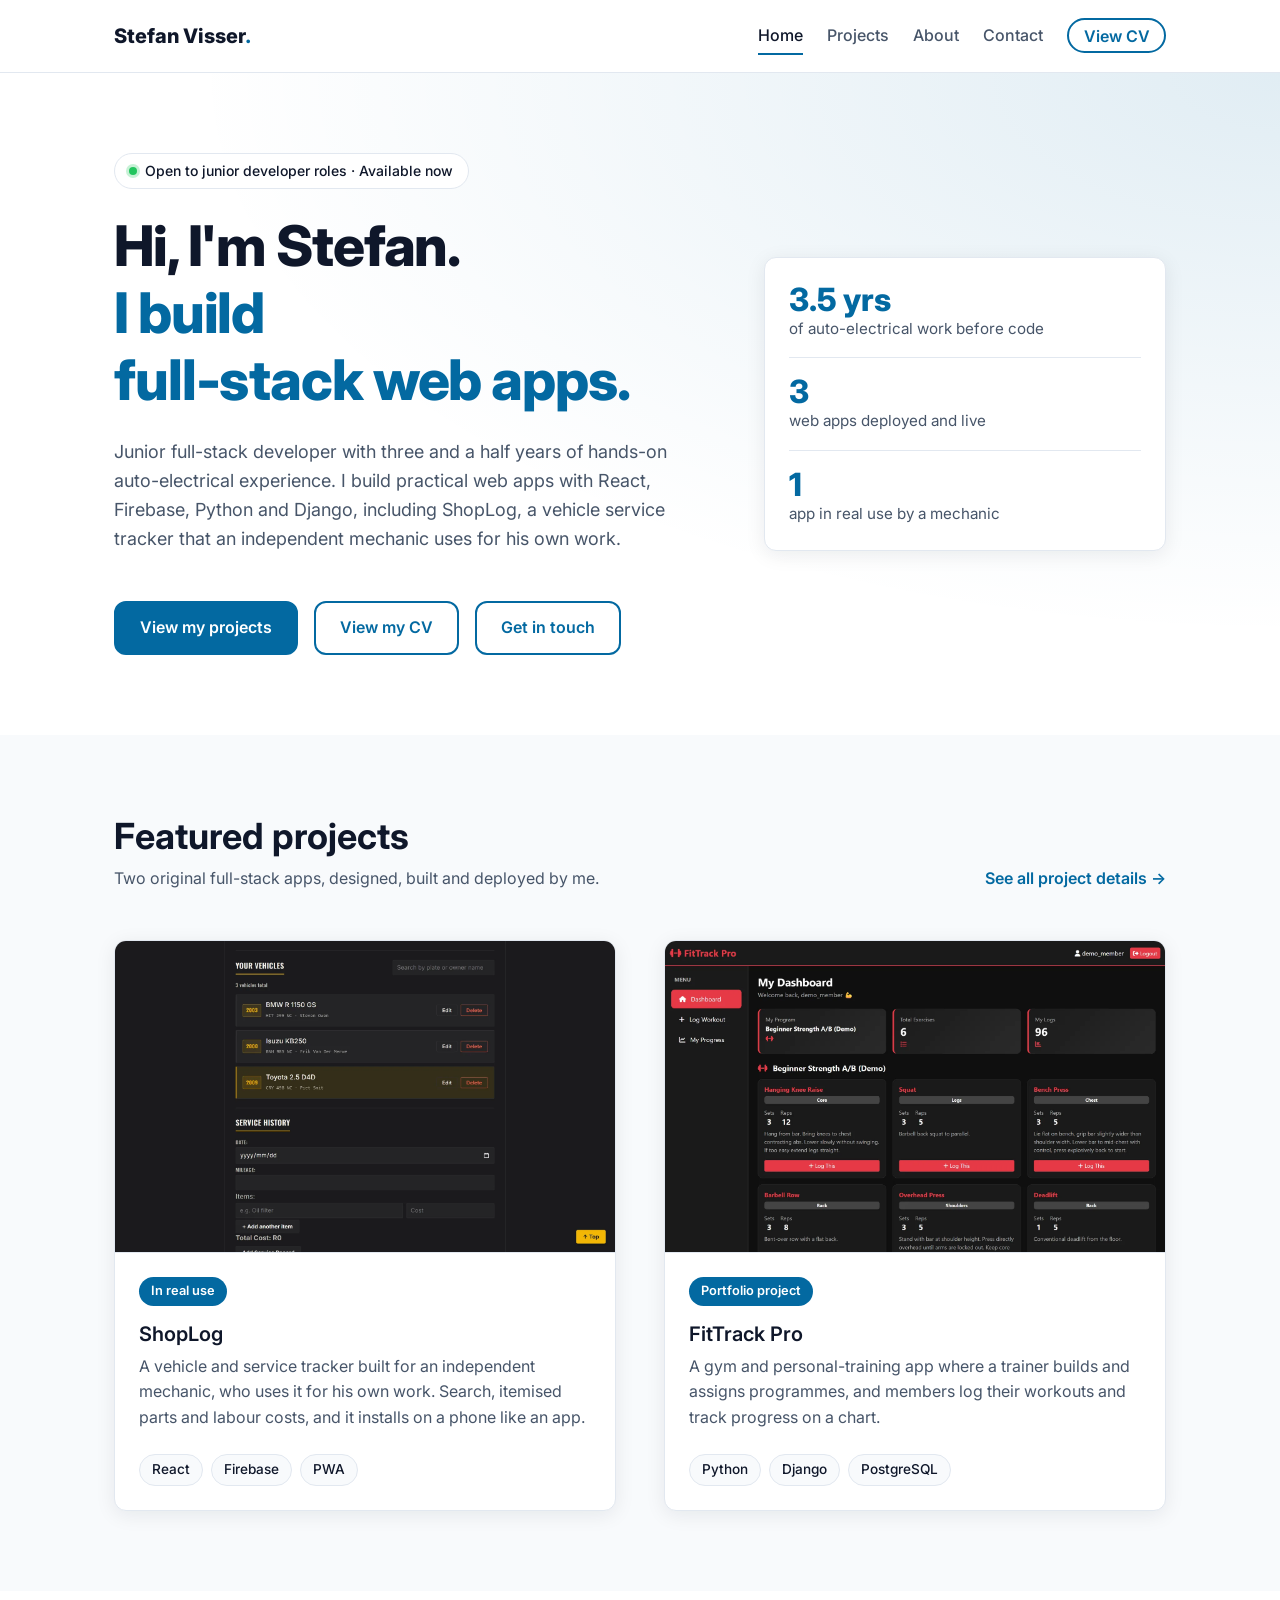
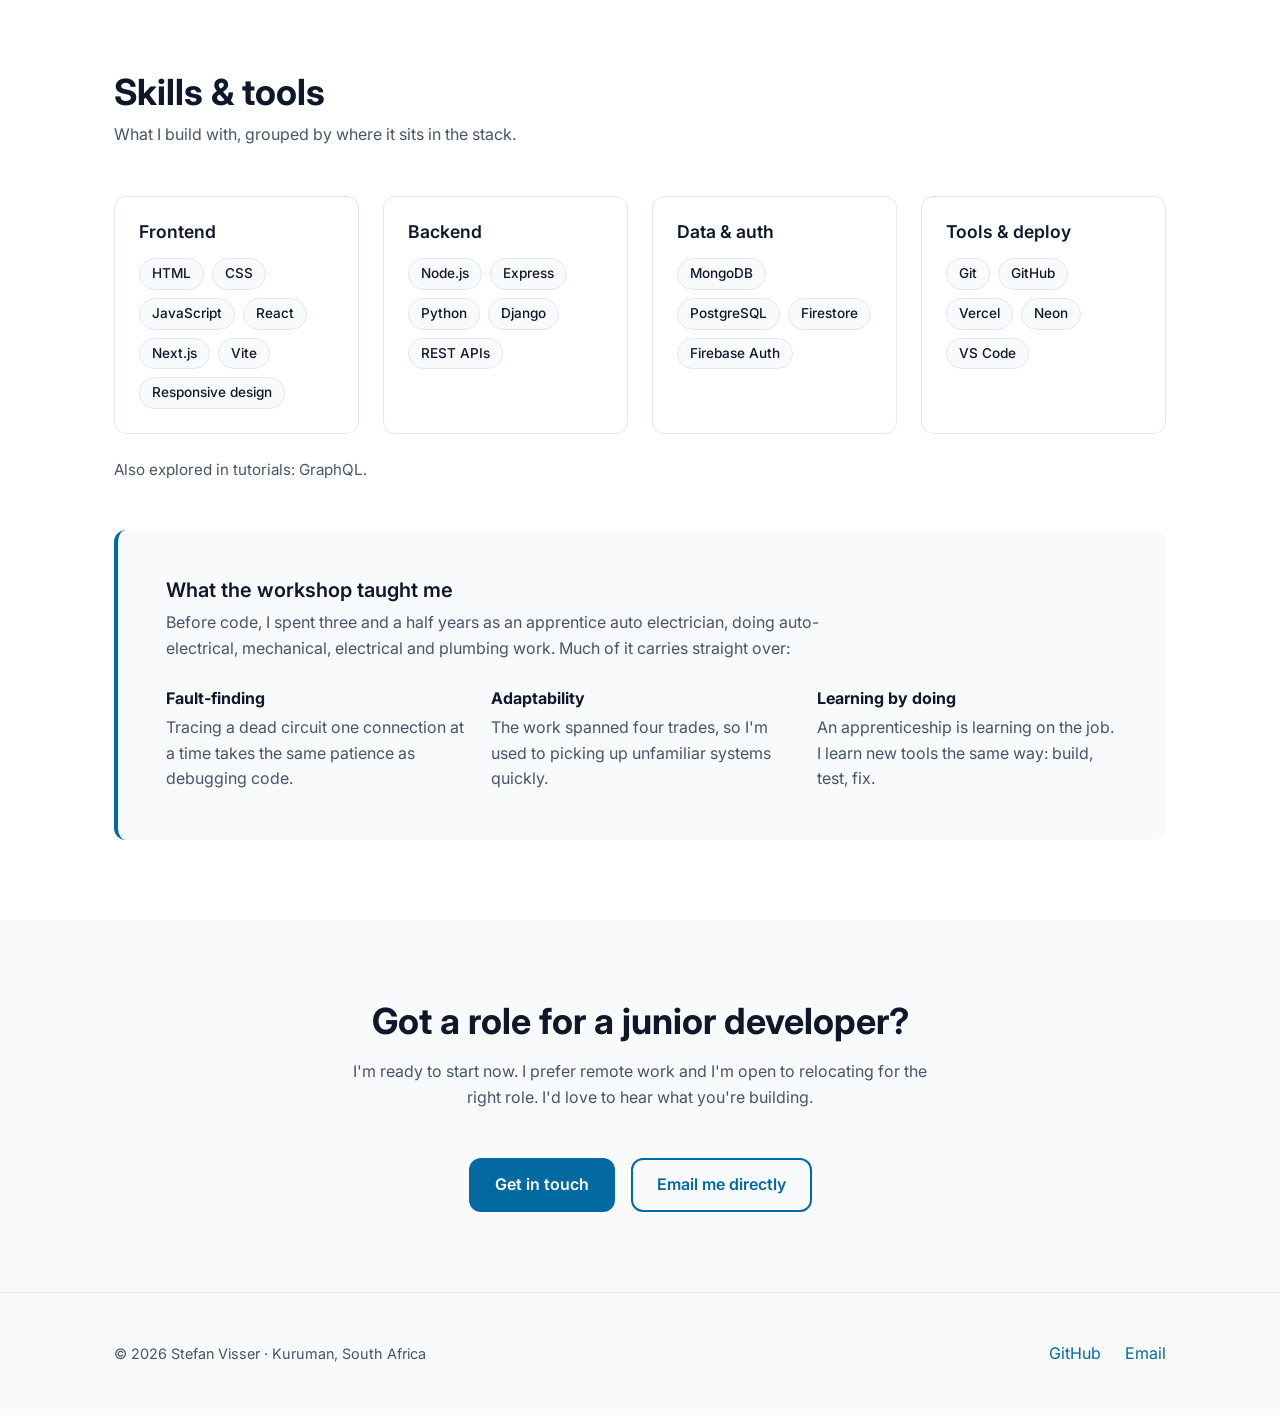
<file: index.html>
<!DOCTYPE html>
<html lang="en">
<head>
  <meta charset="UTF-8">
  <meta name="viewport" content="width=device-width, initial-scale=1.0">
  <title>Stefan Visser | Junior Full-Stack Developer</title>
  <meta name="description" content="Portfolio of Stefan Visser, junior full-stack developer building practical web apps with React, Node.js, Firebase and Django.">
  <!-- Link previews (WhatsApp, LinkedIn, email, etc.) -->
  <meta property="og:type" content="website">
  <meta property="og:site_name" content="Stefan Visser">
  <meta property="og:title" content="Stefan Visser | Junior Full-Stack Developer">
  <meta property="og:description" content="Portfolio of Stefan Visser, junior full-stack developer building practical web apps with React, Node.js, Firebase and Django.">
  <meta property="og:url" content="https://stefan-visser-portfolio.vercel.app/">
  <meta property="og:image" content="https://stefan-visser-portfolio.vercel.app/assets/images/og-image.jpg">
  <meta property="og:image:width" content="1200">
  <meta property="og:image:height" content="630">
  <meta property="og:image:alt" content="Stefan Visser, junior full-stack developer, with a screenshot of ShopLog">
  <meta name="twitter:card" content="summary_large_image">
  <link rel="canonical" href="https://stefan-visser-portfolio.vercel.app/">

  <!-- Favicon: a lightning bolt, a nod to the auto electrician days -->
  <link rel="icon" href="data:image/svg+xml,<svg xmlns='http://www.w3.org/2000/svg' viewBox='0 0 100 100'><text y='.9em' font-size='90'>⚡</text></svg>">

  <!-- Font: Inter -->
  <link rel="preconnect" href="https://fonts.googleapis.com">
  <link rel="preconnect" href="https://fonts.gstatic.com" crossorigin>
  <link href="https://fonts.googleapis.com/css2?family=Inter:wght@400;500;600;700;800&display=swap" rel="stylesheet">

  <link rel="stylesheet" href="css/style.css">
  <script src="js/main.js" defer></script>
</head>
<body>
  <a class="skip-link" href="#main">Skip to content</a>

  <!-- ========== HEADER (same on every page) ========== -->
  <header class="site-header">
    <nav class="nav container" aria-label="Main navigation">
      <a class="logo" href="index.html">Stefan Visser<span>.</span></a>

      <button class="nav-toggle" type="button" aria-expanded="false" aria-controls="nav-links" aria-label="Open menu">
        <span class="nav-toggle-bar"></span>
        <span class="nav-toggle-bar"></span>
        <span class="nav-toggle-bar"></span>
      </button>

      <ul class="nav-links" id="nav-links">
        <li><a href="index.html" aria-current="page">Home</a></li>
        <li><a href="projects.html">Projects</a></li>
        <li><a href="about.html">About</a></li>
        <li><a href="contact.html">Contact</a></li>
        <li><a class="nav-cv" href="assets/docs/Stefan_Visser_CV.pdf" target="_blank" rel="noopener">View CV<span class="visually-hidden"> (PDF, opens in a new tab)</span></a></li>
      </ul>
    </nav>
  </header>

  <!-- ========== PAGE CONTENT ========== -->
  <main id="main">

    <!-- ===== 1. Hero ===== -->
    <section class="hero">
      <div class="container hero-inner">
        <div class="hero-text">
          <p class="eyebrow">
            <span class="status-dot" aria-hidden="true"></span>
            Open to junior developer roles · Available now
          </p>

          <h1>Hi, I'm Stefan. <span class="text-accent">I build <span class="nowrap">full-stack</span> web apps.</span></h1>

          <p class="hero-lead">
            Junior full-stack developer with three and a half years of hands-on
            auto-electrical experience. I build practical web apps with React, Firebase,
            Python and Django, including ShopLog, a vehicle service tracker that an
            independent mechanic uses for his own work.
          </p>

          <div class="btn-group">
            <a class="btn btn-primary" href="projects.html">View my projects</a>
            <a class="btn btn-outline" href="assets/docs/Stefan_Visser_CV.pdf" target="_blank" rel="noopener">View my CV<span class="visually-hidden"> (PDF, opens in a new tab)</span></a>
            <a class="btn btn-outline" href="contact.html">Get in touch</a>
          </div>
        </div>

        <ul class="hero-stats" aria-label="Quick facts">
          <li>
            <strong>3.5 yrs</strong>
            <span>of auto-electrical work before code</span>
          </li>
          <li>
            <strong>3</strong>
            <span>web apps deployed and live</span>
          </li>
          <li>
            <strong>1</strong>
            <span>app in real use by a mechanic</span>
          </li>
        </ul>
      </div>
    </section>

    <!-- ===== 2. Featured project previews ===== -->
    <section class="section section-alt">
      <div class="container">
        <div class="section-heading">
          <div>
            <h2>Featured projects</h2>
            <p>Two original full-stack apps, designed, built and deployed by me.</p>
          </div>
          <a class="text-link" href="projects.html">See all project details <span aria-hidden="true">→</span></a>
        </div>

        <div class="preview-grid">

          <!-- ShopLog preview -->
          <article class="preview-card">
            <div class="preview-image">
              <img src="assets/images/shoplog.webp" alt="ShopLog's vehicle list with number plates, owners and a search box" width="1600" height="1000" loading="lazy">
            </div>
            <div class="preview-body">
              <span class="badge">In real use</span>
              <h3><a href="projects.html">ShopLog</a></h3>
              <p>
                A vehicle and service tracker built for an independent mechanic, who uses it
                for his own work. Search, itemised parts and labour costs, and it installs on
                a phone like an app.
              </p>
              <ul class="tag-list" aria-label="Technologies used">
                <li>React</li>
                <li>Firebase</li>
                <li>PWA</li>
              </ul>
            </div>
          </article>

          <!-- FitTrack Pro preview -->
          <article class="preview-card">
            <div class="preview-image">
              <img src="assets/images/fittrack.webp" alt="FitTrack Pro's member dashboard showing a workout programme with sets and reps" width="1600" height="1000" loading="lazy">
            </div>
            <div class="preview-body">
              <span class="badge">Portfolio project</span>
              <h3><a href="projects.html">FitTrack Pro</a></h3>
              <p>
                A gym and personal-training app where a trainer builds and assigns
                programmes, and members log their workouts and track progress on a chart.
              </p>
              <ul class="tag-list" aria-label="Technologies used">
                <li>Python</li>
                <li>Django</li>
                <li>PostgreSQL</li>
              </ul>
            </div>
          </article>

        </div>
      </div>
    </section>

    <!-- ===== 3. Skills ===== -->
    <section class="section">
      <div class="container">
        <div class="section-heading">
          <div>
            <h2>Skills &amp; tools</h2>
            <p>What I build with, grouped by where it sits in the stack.</p>
          </div>
        </div>

        <div class="skills-grid">
          <div class="skill-group">
            <h3>Frontend</h3>
            <ul class="tag-list">
              <li>HTML</li>
              <li>CSS</li>
              <li>JavaScript</li>
              <li>React</li>
              <li>Next.js</li>
              <li>Vite</li>
              <li>Responsive design</li>
            </ul>
          </div>

          <div class="skill-group">
            <h3>Backend</h3>
            <ul class="tag-list">
              <li>Node.js</li>
              <li>Express</li>
              <li>Python</li>
              <li>Django</li>
              <li>REST APIs</li>
            </ul>
          </div>

          <div class="skill-group">
            <h3>Data &amp; auth</h3>
            <ul class="tag-list">
              <li>MongoDB</li>
              <li>PostgreSQL</li>
              <li>Firestore</li>
              <li>Firebase Auth</li>
            </ul>
          </div>

          <div class="skill-group">
            <h3>Tools &amp; deploy</h3>
            <ul class="tag-list">
              <li>Git</li>
              <li>GitHub</li>
              <li>Vercel</li>
              <li>Neon</li>
              <li>VS Code</li>
            </ul>
          </div>
        </div>

        <p class="skills-note">Also explored in tutorials: GraphQL.</p>

        <!-- The career-changer angle: trade skills that carry over -->
        <div class="trade-skills">
          <h3>What the workshop taught me</h3>
          <p>
            Before code, I spent three and a half years as an apprentice auto electrician,
            doing auto-electrical, mechanical, electrical and plumbing work. Much of it
            carries straight over:
          </p>
          <ul class="trade-list">
            <li>
              <strong>Fault-finding</strong>
              <span>Tracing a dead circuit one connection at a time takes the same patience as debugging code.</span>
            </li>
            <li>
              <strong>Adaptability</strong>
              <span>The work spanned four trades, so I'm used to picking up unfamiliar systems quickly.</span>
            </li>
            <li>
              <strong>Learning by doing</strong>
              <span>An apprenticeship is learning on the job. I learn new tools the same way: build, test, fix.</span>
            </li>
          </ul>
        </div>
      </div>
    </section>

    <!-- ===== 4. Closing call-to-action ===== -->
    <section class="section section-alt cta">
      <div class="container">
        <h2>Got a role for a junior developer?</h2>
        <p>
          I'm ready to start now. I prefer remote work and I'm open to relocating for the
          right role. I'd love to hear what you're building.
        </p>
        <div class="btn-group">
          <a class="btn btn-primary" href="contact.html">Get in touch</a>
          <a class="btn btn-outline" href="mailto:vstefan699@gmail.com">Email me directly</a>
        </div>
      </div>
    </section>

  </main>

  <!-- ========== FOOTER (same on every page) ========== -->
  <footer class="site-footer">
    <div class="container footer-inner">
      <p>&copy; <span id="year">2026</span> Stefan Visser · Kuruman, South Africa</p>
      <ul class="footer-links">
        <li><a href="https://github.com/vstefan699-ai" target="_blank" rel="noopener noreferrer">GitHub</a></li>
        <li><a href="mailto:vstefan699@gmail.com">Email</a></li>
      </ul>
    </div>
  </footer>
</body>
</html>
</file>
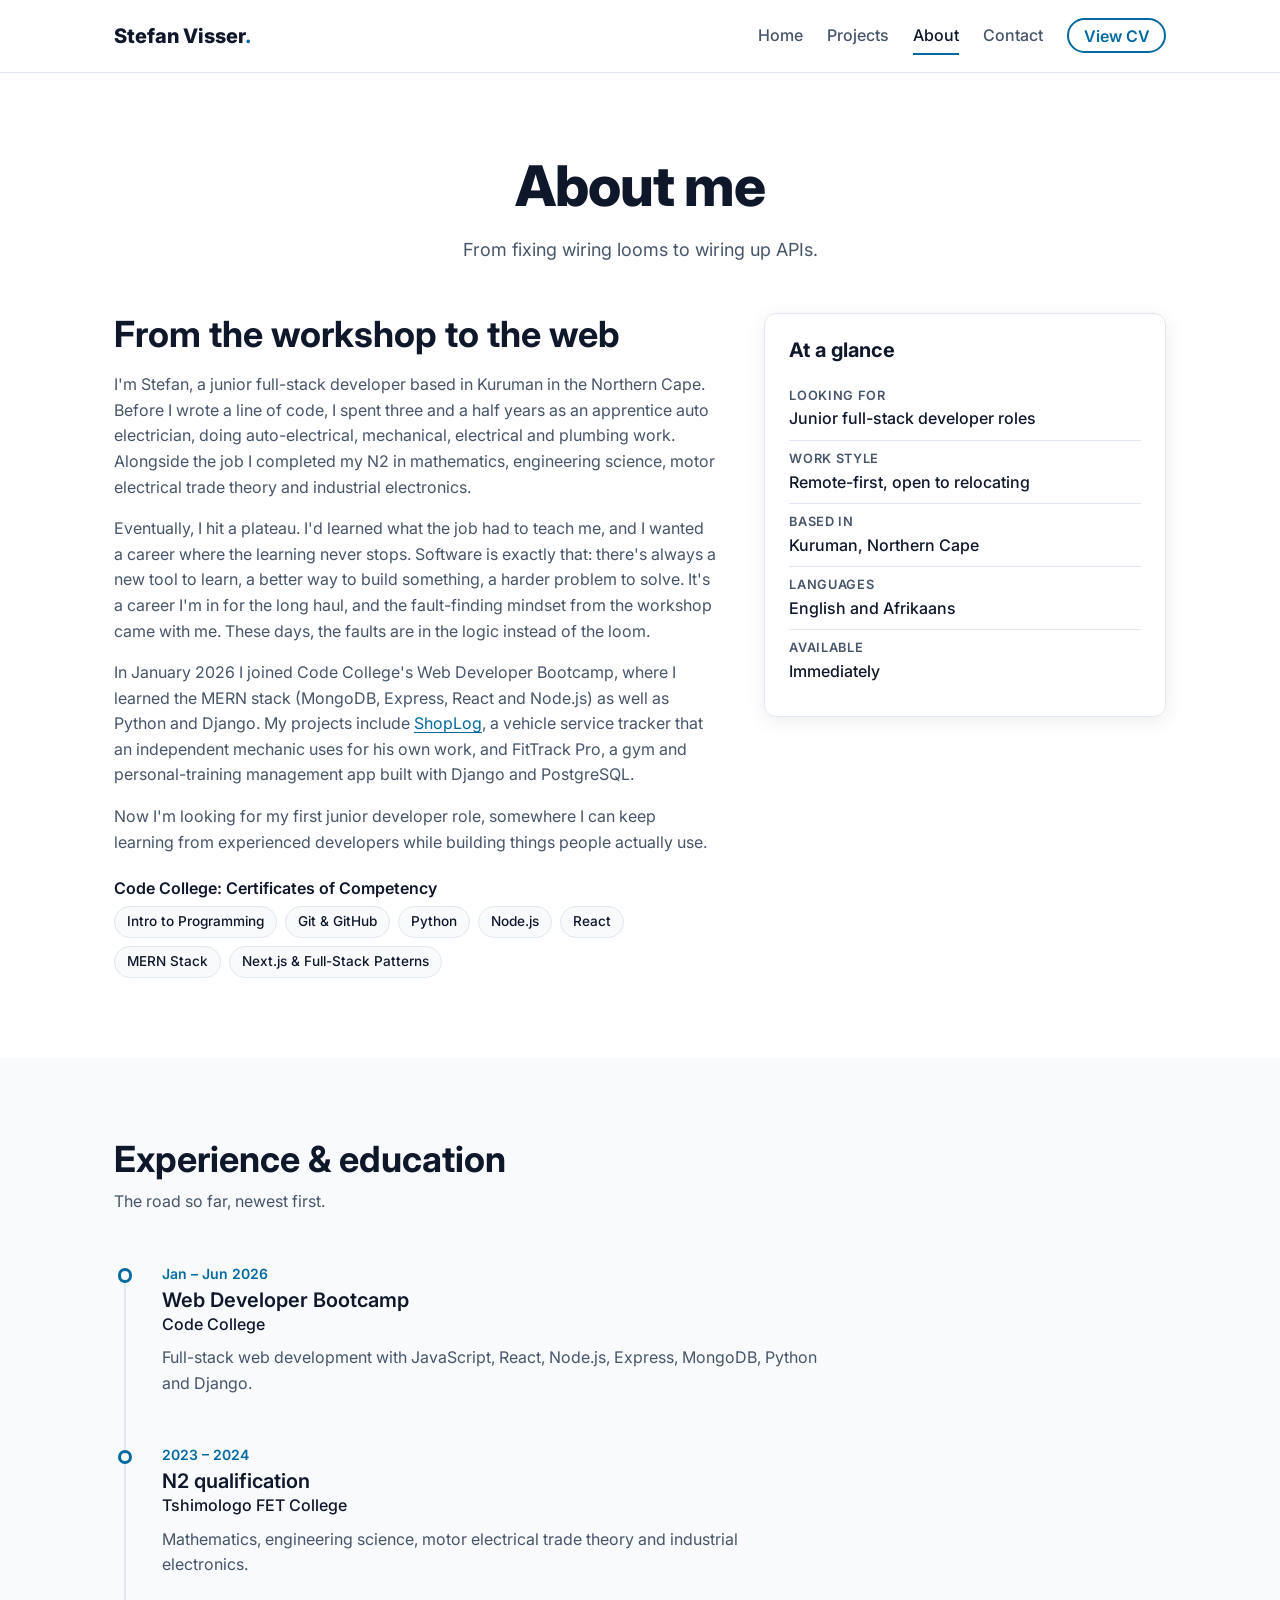
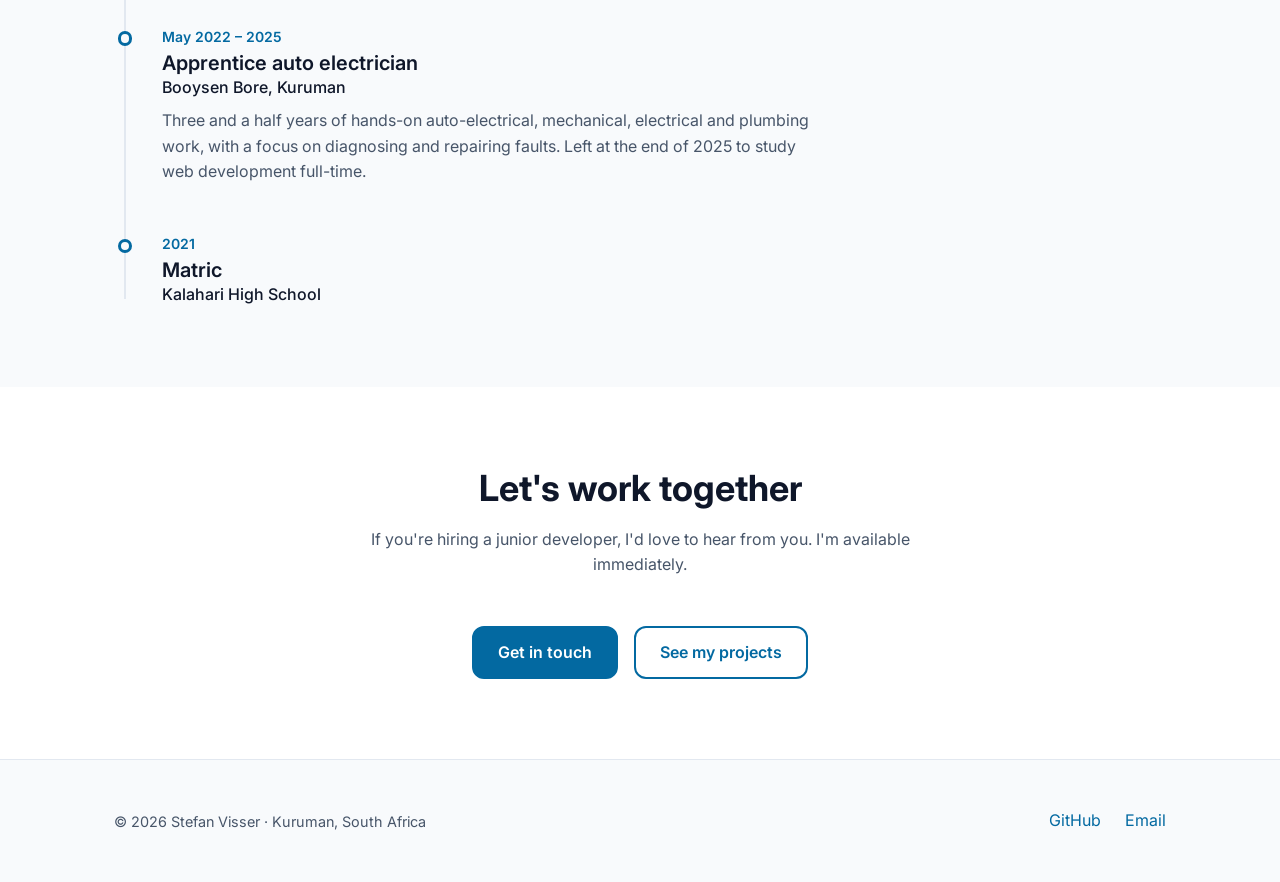
<file: about.html>
<!DOCTYPE html>
<html lang="en">
<head>
  <meta charset="UTF-8">
  <meta name="viewport" content="width=device-width, initial-scale=1.0">
  <title>About | Stefan Visser</title>
  <meta name="description" content="About Stefan Visser: a former apprentice auto electrician who retrained as a full-stack web developer through Code College's Web Developer Bootcamp.">
  <!-- Link previews (WhatsApp, LinkedIn, email, etc.) -->
  <meta property="og:type" content="website">
  <meta property="og:site_name" content="Stefan Visser">
  <meta property="og:title" content="About | Stefan Visser">
  <meta property="og:description" content="About Stefan Visser: a former apprentice auto electrician who retrained as a full-stack web developer through Code College's Web Developer Bootcamp.">
  <meta property="og:url" content="https://stefan-visser-portfolio.vercel.app/about">
  <meta property="og:image" content="https://stefan-visser-portfolio.vercel.app/assets/images/og-image.jpg">
  <meta property="og:image:width" content="1200">
  <meta property="og:image:height" content="630">
  <meta property="og:image:alt" content="Stefan Visser, junior full-stack developer, with a screenshot of ShopLog">
  <meta name="twitter:card" content="summary_large_image">
  <link rel="canonical" href="https://stefan-visser-portfolio.vercel.app/about">

  <link rel="icon" href="data:image/svg+xml,<svg xmlns='http://www.w3.org/2000/svg' viewBox='0 0 100 100'><text y='.9em' font-size='90'>⚡</text></svg>">

  <link rel="preconnect" href="https://fonts.googleapis.com">
  <link rel="preconnect" href="https://fonts.gstatic.com" crossorigin>
  <link href="https://fonts.googleapis.com/css2?family=Inter:wght@400;500;600;700;800&display=swap" rel="stylesheet">

  <link rel="stylesheet" href="css/style.css">
  <script src="js/main.js" defer></script>
</head>
<body>
  <a class="skip-link" href="#main">Skip to content</a>

  <!-- ========== HEADER (same on every page) ========== -->
  <header class="site-header">
    <nav class="nav container" aria-label="Main navigation">
      <a class="logo" href="index.html">Stefan Visser<span>.</span></a>

      <button class="nav-toggle" type="button" aria-expanded="false" aria-controls="nav-links" aria-label="Open menu">
        <span class="nav-toggle-bar"></span>
        <span class="nav-toggle-bar"></span>
        <span class="nav-toggle-bar"></span>
      </button>

      <ul class="nav-links" id="nav-links">
        <li><a href="index.html">Home</a></li>
        <li><a href="projects.html">Projects</a></li>
        <li><a href="about.html" aria-current="page">About</a></li>
        <li><a href="contact.html">Contact</a></li>
        <li><a class="nav-cv" href="assets/docs/Stefan_Visser_CV.pdf" target="_blank" rel="noopener">View CV<span class="visually-hidden"> (PDF, opens in a new tab)</span></a></li>
      </ul>
    </nav>
  </header>

  <!-- ========== PAGE CONTENT ========== -->
  <main id="main">
    <section class="page-header">
      <div class="container">
        <h1>About me</h1>
        <p>From fixing wiring looms to wiring up APIs.</p>
      </div>
    </section>

    <!-- ===== 1. Story + quick facts ===== -->
    <section class="section section-tight-top">
      <div class="container about-grid">
        <div class="about-story">
          <h2>From the workshop to the web</h2>
          <p>
            I'm Stefan, a junior full-stack developer based in Kuruman in the Northern Cape.
            Before I wrote a line of code, I spent three and a half years as an apprentice
            auto electrician, doing auto-electrical, mechanical, electrical and plumbing work.
            Alongside the job I completed my N2 in mathematics, engineering science, motor
            electrical trade theory and industrial electronics.
          </p>
          <p>
            Eventually, I hit a plateau. I'd learned what the job had to teach me, and I wanted
            a career where the learning never stops. Software is exactly that: there's always a
            new tool to learn, a better way to build something, a harder problem to solve. It's
            a career I'm in for the long haul, and the fault-finding mindset from the workshop
            came with me. These days, the faults are in the logic instead of the loom.
          </p>
          <p>
            In January 2026 I joined Code College's Web Developer Bootcamp, where I learned
            the MERN stack (MongoDB, Express, React and Node.js) as well as Python and Django.
            My projects include <a href="projects.html">ShopLog</a>, a vehicle service tracker
            that an independent mechanic uses for his own work, and FitTrack Pro, a gym and
            personal-training management app built with Django and PostgreSQL.
          </p>
          <p>
            Now I'm looking for my first junior developer role, somewhere I can keep learning
            from experienced developers while building things people actually use.
          </p>

          <div class="certificates">
            <h3>Code College: Certificates of Competency</h3>
            <ul class="tag-list" aria-label="Certificates earned">
              <li>Intro to Programming</li>
              <li>Git &amp; GitHub</li>
              <li>Python</li>
              <li>Node.js</li>
              <li>React</li>
              <li>MERN Stack</li>
              <li>Next.js &amp; Full-Stack Patterns</li>
            </ul>
          </div>
        </div>

        <aside class="facts-card" aria-label="Quick facts">
          <h2 class="facts-title">At a glance</h2>
          <dl>
            <div>
              <dt>Looking for</dt>
              <dd>Junior full-stack developer roles</dd>
            </div>
            <div>
              <dt>Work style</dt>
              <dd>Remote-first, open to relocating</dd>
            </div>
            <div>
              <dt>Based in</dt>
              <dd>Kuruman, Northern Cape</dd>
            </div>
            <div>
              <dt>Languages</dt>
              <dd>English and Afrikaans</dd>
            </div>
            <div>
              <dt>Available</dt>
              <dd>Immediately</dd>
            </div>
          </dl>
        </aside>
      </div>
    </section>

    <!-- ===== 2. Timeline ===== -->
    <section class="section section-alt">
      <div class="container">
        <div class="section-heading">
          <div>
            <h2>Experience &amp; education</h2>
            <p>The road so far, newest first.</p>
          </div>
        </div>

        <ol class="timeline">
          <li class="timeline-item">
            <p class="timeline-date">Jan – Jun 2026</p>
            <h3>Web Developer Bootcamp</h3>
            <p class="timeline-place">Code College</p>
            <p>
              Full-stack web development with JavaScript, React, Node.js, Express, MongoDB,
              Python and Django.
            </p>
          </li>

          <li class="timeline-item">
            <p class="timeline-date">2023 – 2024</p>
            <h3>N2 qualification</h3>
            <p class="timeline-place">Tshimologo FET College</p>
            <p>
              Mathematics, engineering science, motor electrical trade theory and
              industrial electronics.
            </p>
          </li>

          <li class="timeline-item">
            <p class="timeline-date">May 2022 – 2025</p>
            <h3>Apprentice auto electrician</h3>
            <p class="timeline-place">Booysen Bore, Kuruman</p>
            <p>
              Three and a half years of hands-on auto-electrical, mechanical, electrical and
              plumbing work, with a focus on diagnosing and repairing faults. Left at the end
              of 2025 to study web development full-time.
            </p>
          </li>

          <li class="timeline-item">
            <p class="timeline-date">2021</p>
            <h3>Matric</h3>
            <p class="timeline-place">Kalahari High School</p>
          </li>
        </ol>
      </div>
    </section>

    <!-- ===== 3. Closing call-to-action ===== -->
    <section class="section cta">
      <div class="container">
        <h2>Let's work together</h2>
        <p>
          If you're hiring a junior developer, I'd love to hear from you. I'm available
          immediately.
        </p>
        <div class="btn-group">
          <a class="btn btn-primary" href="contact.html">Get in touch</a>
          <a class="btn btn-outline" href="projects.html">See my projects</a>
        </div>
      </div>
    </section>
  </main>

  <!-- ========== FOOTER (same on every page) ========== -->
  <footer class="site-footer">
    <div class="container footer-inner">
      <p>&copy; <span id="year">2026</span> Stefan Visser · Kuruman, South Africa</p>
      <ul class="footer-links">
        <li><a href="https://github.com/vstefan699-ai" target="_blank" rel="noopener noreferrer">GitHub</a></li>
        <li><a href="mailto:vstefan699@gmail.com">Email</a></li>
      </ul>
    </div>
  </footer>
</body>
</html>
</file>
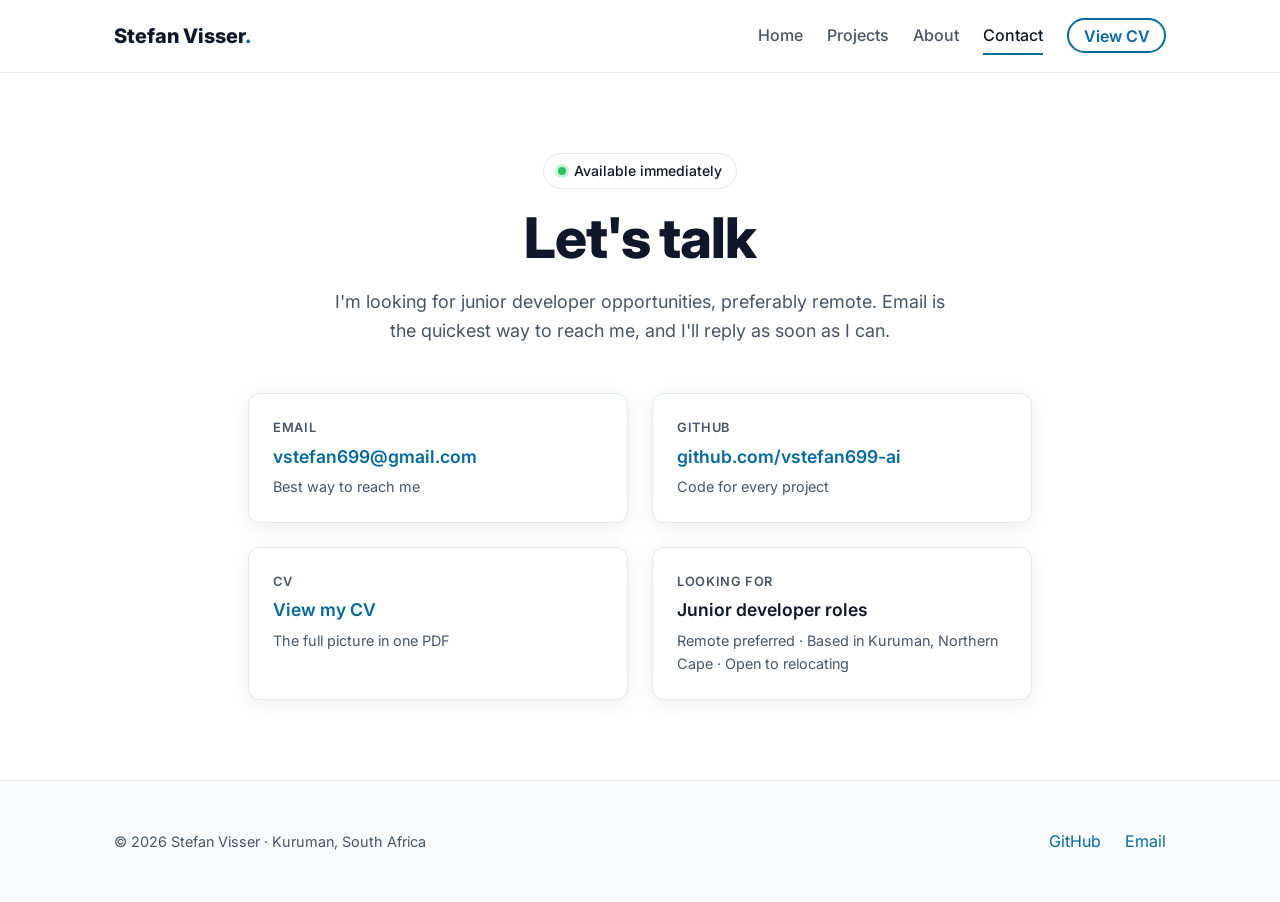
<file: contact.html>
<!DOCTYPE html>
<html lang="en">
<head>
  <meta charset="UTF-8">
  <meta name="viewport" content="width=device-width, initial-scale=1.0">
  <title>Contact | Stefan Visser</title>
  <meta name="description" content="Contact Stefan Visser, a junior full-stack developer in South Africa, available immediately for junior developer roles (remote preferred).">
  <!-- Link previews (WhatsApp, LinkedIn, email, etc.) -->
  <meta property="og:type" content="website">
  <meta property="og:site_name" content="Stefan Visser">
  <meta property="og:title" content="Contact | Stefan Visser">
  <meta property="og:description" content="Contact Stefan Visser, a junior full-stack developer in South Africa, available immediately for junior developer roles (remote preferred).">
  <meta property="og:url" content="https://stefan-visser-portfolio.vercel.app/contact">
  <meta property="og:image" content="https://stefan-visser-portfolio.vercel.app/assets/images/og-image.jpg">
  <meta property="og:image:width" content="1200">
  <meta property="og:image:height" content="630">
  <meta property="og:image:alt" content="Stefan Visser, junior full-stack developer, with a screenshot of ShopLog">
  <meta name="twitter:card" content="summary_large_image">
  <link rel="canonical" href="https://stefan-visser-portfolio.vercel.app/contact">

  <link rel="icon" href="data:image/svg+xml,<svg xmlns='http://www.w3.org/2000/svg' viewBox='0 0 100 100'><text y='.9em' font-size='90'>⚡</text></svg>">

  <link rel="preconnect" href="https://fonts.googleapis.com">
  <link rel="preconnect" href="https://fonts.gstatic.com" crossorigin>
  <link href="https://fonts.googleapis.com/css2?family=Inter:wght@400;500;600;700;800&display=swap" rel="stylesheet">

  <link rel="stylesheet" href="css/style.css">
  <script src="js/main.js" defer></script>
</head>
<body>
  <a class="skip-link" href="#main">Skip to content</a>

  <!-- ========== HEADER (same on every page) ========== -->
  <header class="site-header">
    <nav class="nav container" aria-label="Main navigation">
      <a class="logo" href="index.html">Stefan Visser<span>.</span></a>

      <button class="nav-toggle" type="button" aria-expanded="false" aria-controls="nav-links" aria-label="Open menu">
        <span class="nav-toggle-bar"></span>
        <span class="nav-toggle-bar"></span>
        <span class="nav-toggle-bar"></span>
      </button>

      <ul class="nav-links" id="nav-links">
        <li><a href="index.html">Home</a></li>
        <li><a href="projects.html">Projects</a></li>
        <li><a href="about.html">About</a></li>
        <li><a href="contact.html" aria-current="page">Contact</a></li>
        <li><a class="nav-cv" href="assets/docs/Stefan_Visser_CV.pdf" target="_blank" rel="noopener">View CV<span class="visually-hidden"> (PDF, opens in a new tab)</span></a></li>
      </ul>
    </nav>
  </header>

  <!-- ========== PAGE CONTENT ========== -->
  <main id="main">
    <section class="page-header">
      <div class="container">
        <p class="eyebrow">
          <span class="status-dot" aria-hidden="true"></span>
          Available immediately
        </p>
        <h1>Let's talk</h1>
        <p>
          I'm looking for junior developer opportunities, preferably remote. Email is the
          quickest way to reach me, and I'll reply as soon as I can.
        </p>
      </div>
    </section>

    <section class="section section-tight-top">
      <div class="container contact-grid">
        <a class="contact-card" href="mailto:vstefan699@gmail.com">
          <span class="contact-label">Email</span>
          <span class="contact-value">vstefan699@gmail.com</span>
          <span class="contact-hint">Best way to reach me</span>
        </a>

        <a class="contact-card" href="https://github.com/vstefan699-ai" target="_blank" rel="noopener noreferrer">
          <span class="contact-label">GitHub</span>
          <span class="contact-value">github.com/vstefan699-ai</span>
          <span class="contact-hint">Code for every project<span class="visually-hidden"> (opens in a new tab)</span></span>
        </a>

        <a class="contact-card" href="assets/docs/Stefan_Visser_CV.pdf" target="_blank" rel="noopener">
          <span class="contact-label">CV</span>
          <span class="contact-value">View my CV</span>
          <span class="contact-hint">The full picture in one PDF<span class="visually-hidden"> (opens in a new tab)</span></span>
        </a>

        <div class="contact-card contact-card-static">
          <span class="contact-label">Looking for</span>
          <span class="contact-value">Junior developer roles</span>
          <span class="contact-hint">Remote preferred · Based in Kuruman, Northern Cape · Open to relocating</span>
        </div>
      </div>
    </section>
  </main>

  <!-- ========== FOOTER (same on every page) ========== -->
  <footer class="site-footer">
    <div class="container footer-inner">
      <p>&copy; <span id="year">2026</span> Stefan Visser · Kuruman, South Africa</p>
      <ul class="footer-links">
        <li><a href="https://github.com/vstefan699-ai" target="_blank" rel="noopener noreferrer">GitHub</a></li>
        <li><a href="mailto:vstefan699@gmail.com">Email</a></li>
      </ul>
    </div>
  </footer>
</body>
</html>
</file>
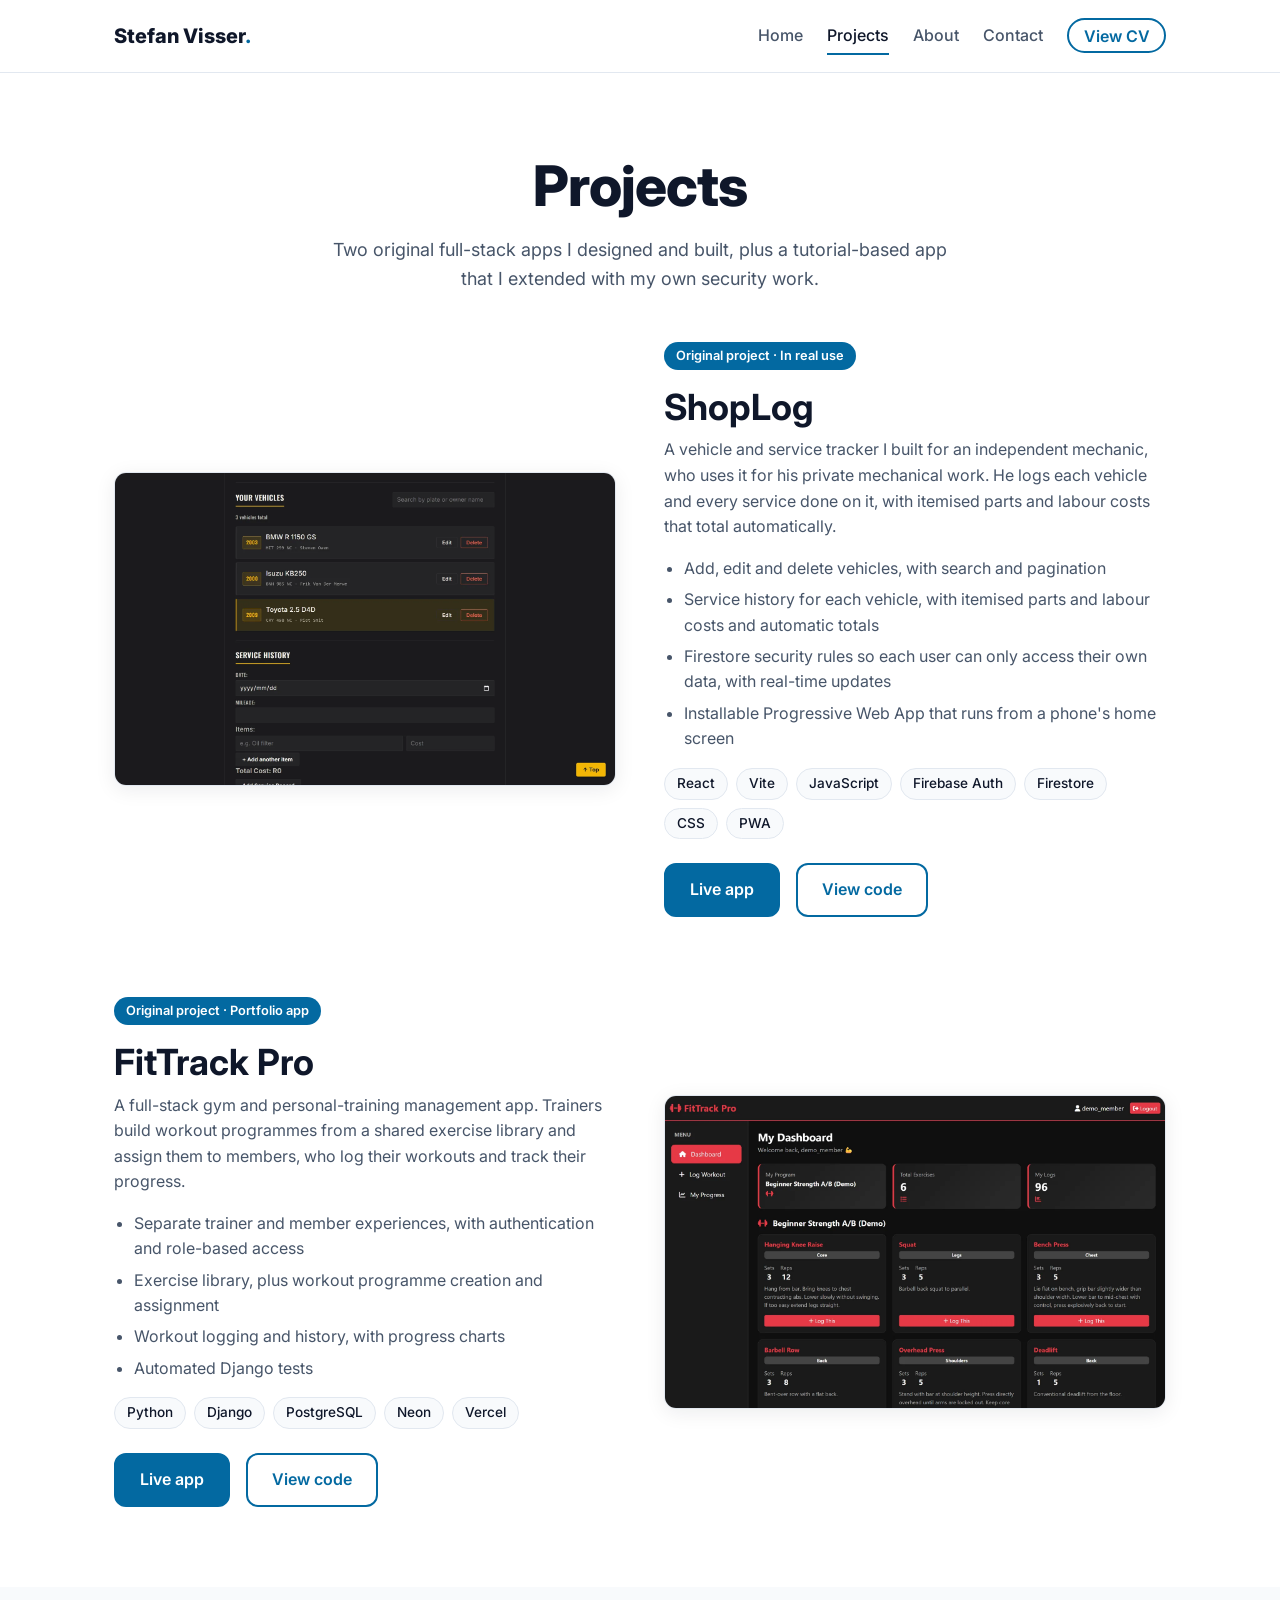
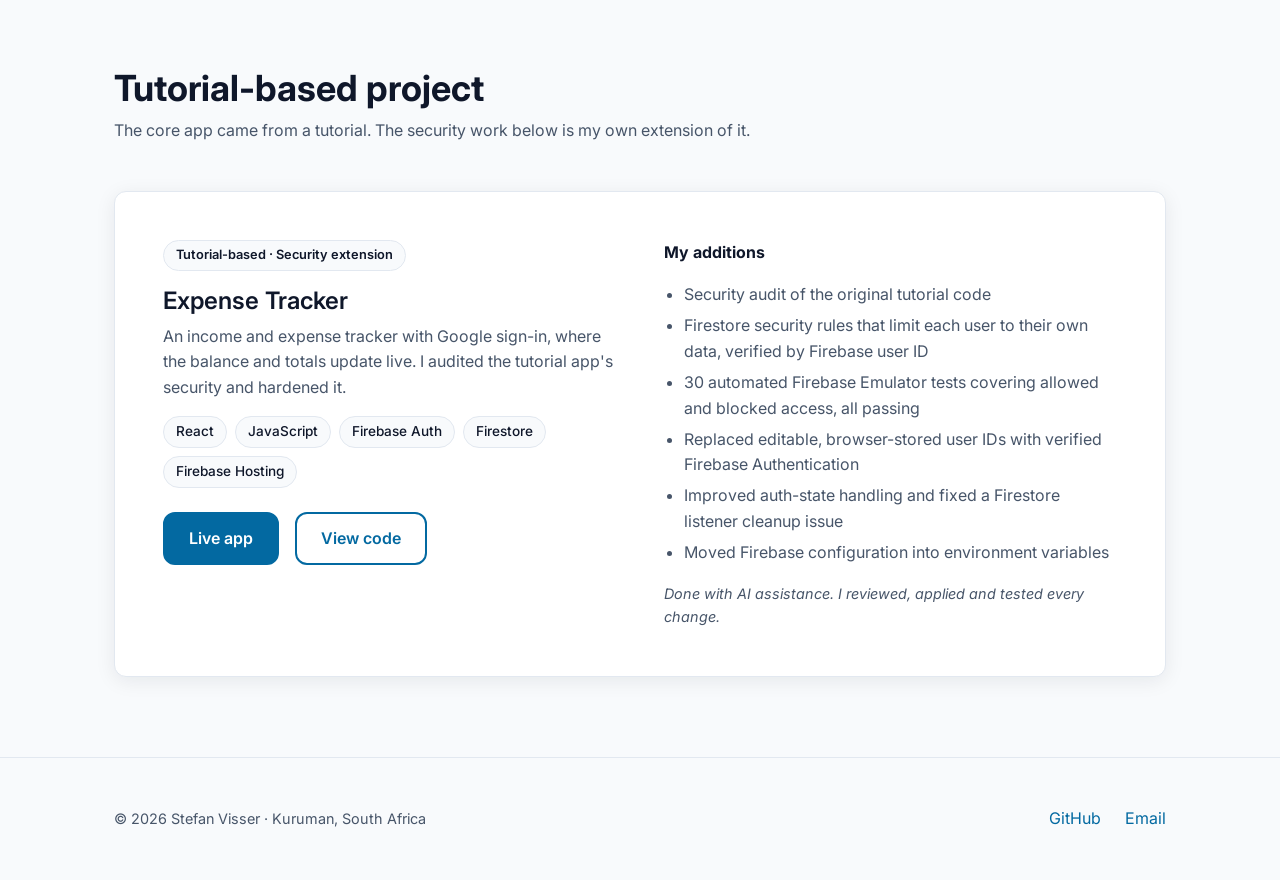
<file: projects.html>
<!DOCTYPE html>
<html lang="en">
<head>
  <meta charset="UTF-8">
  <meta name="viewport" content="width=device-width, initial-scale=1.0">
  <title>Projects | Stefan Visser</title>
  <meta name="description" content="Projects by Stefan Visser: ShopLog, a React and Firebase vehicle service tracker in real use; FitTrack Pro, a Django gym management app; and a security-hardened Expense Tracker.">
  <!-- Link previews (WhatsApp, LinkedIn, email, etc.) -->
  <meta property="og:type" content="website">
  <meta property="og:site_name" content="Stefan Visser">
  <meta property="og:title" content="Projects | Stefan Visser">
  <meta property="og:description" content="Projects by Stefan Visser: ShopLog, a React and Firebase vehicle service tracker in real use; FitTrack Pro, a Django gym management app; and a security-hardened Expense Tracker.">
  <meta property="og:url" content="https://stefan-visser-portfolio.vercel.app/projects">
  <meta property="og:image" content="https://stefan-visser-portfolio.vercel.app/assets/images/og-image.jpg">
  <meta property="og:image:width" content="1200">
  <meta property="og:image:height" content="630">
  <meta property="og:image:alt" content="Stefan Visser, junior full-stack developer, with a screenshot of ShopLog">
  <meta name="twitter:card" content="summary_large_image">
  <link rel="canonical" href="https://stefan-visser-portfolio.vercel.app/projects">

  <link rel="icon" href="data:image/svg+xml,<svg xmlns='http://www.w3.org/2000/svg' viewBox='0 0 100 100'><text y='.9em' font-size='90'>⚡</text></svg>">

  <link rel="preconnect" href="https://fonts.googleapis.com">
  <link rel="preconnect" href="https://fonts.gstatic.com" crossorigin>
  <link href="https://fonts.googleapis.com/css2?family=Inter:wght@400;500;600;700;800&display=swap" rel="stylesheet">

  <link rel="stylesheet" href="css/style.css">
  <script src="js/main.js" defer></script>
</head>
<body>
  <a class="skip-link" href="#main">Skip to content</a>

  <!-- ========== HEADER (same on every page) ========== -->
  <header class="site-header">
    <nav class="nav container" aria-label="Main navigation">
      <a class="logo" href="index.html">Stefan Visser<span>.</span></a>

      <button class="nav-toggle" type="button" aria-expanded="false" aria-controls="nav-links" aria-label="Open menu">
        <span class="nav-toggle-bar"></span>
        <span class="nav-toggle-bar"></span>
        <span class="nav-toggle-bar"></span>
      </button>

      <ul class="nav-links" id="nav-links">
        <li><a href="index.html">Home</a></li>
        <li><a href="projects.html" aria-current="page">Projects</a></li>
        <li><a href="about.html">About</a></li>
        <li><a href="contact.html">Contact</a></li>
        <li><a class="nav-cv" href="assets/docs/Stefan_Visser_CV.pdf" target="_blank" rel="noopener">View CV<span class="visually-hidden"> (PDF, opens in a new tab)</span></a></li>
      </ul>
    </nav>
  </header>

  <!-- ========== PAGE CONTENT ========== -->
  <main id="main">
    <section class="page-header">
      <div class="container">
        <h1>Projects</h1>
        <p>
          Two original full-stack apps I designed and built, plus a tutorial-based app that
          I extended with my own security work.
        </p>
      </div>
    </section>

    <!-- Original projects -->
    <section class="section section-tight-top" aria-label="Original projects">
      <div class="container project-list">

        <!-- ===== Project 1: ShopLog ===== -->
        <article class="project-card">
          <a class="project-image" href="https://react-garage-tracker.vercel.app/" target="_blank" rel="noopener noreferrer">
            <img src="assets/images/shoplog.webp" alt="Screenshot of ShopLog showing a vehicle list with number plates, owners, a search box and a selected vehicle's service history" width="1600" height="1000">
          </a>

          <div class="project-info">
            <span class="badge">Original project · In real use</span>
            <h2>ShopLog</h2>
            <p>
              A vehicle and service tracker I built for an independent mechanic, who uses it
              for his private mechanical work. He logs each vehicle and every service done on
              it, with itemised parts and labour costs that total automatically.
            </p>

            <ul class="project-highlights">
              <li>Add, edit and delete vehicles, with search and pagination</li>
              <li>Service history for each vehicle, with itemised parts and labour costs and automatic totals</li>
              <li>Firestore security rules so each user can only access their own data, with real-time updates</li>
              <li>Installable Progressive Web App that runs from a phone's home screen</li>
            </ul>

            <ul class="tag-list" aria-label="Technologies used">
              <li>React</li>
              <li>Vite</li>
              <li>JavaScript</li>
              <li>Firebase Auth</li>
              <li>Firestore</li>
              <li>CSS</li>
              <li>PWA</li>
            </ul>

            <div class="btn-group">
              <a class="btn btn-primary" href="https://react-garage-tracker.vercel.app/" target="_blank" rel="noopener noreferrer">Live app<span class="visually-hidden"> (ShopLog, opens in a new tab)</span></a>
              <a class="btn btn-outline" href="https://github.com/vstefan699-ai/React_GarageTracker" target="_blank" rel="noopener noreferrer">View code<span class="visually-hidden"> (ShopLog on GitHub, opens in a new tab)</span></a>
            </div>
          </div>
        </article>

        <!-- ===== Project 2: FitTrack Pro ===== -->
        <article class="project-card">
          <a class="project-image" href="https://python-full-stack-django-project-9z.vercel.app/home/" target="_blank" rel="noopener noreferrer">
            <img src="assets/images/fittrack.webp" alt="Screenshot of FitTrack Pro showing a member's dashboard and workout programme with sets and reps" width="1600" height="1000" loading="lazy">
          </a>

          <div class="project-info">
            <span class="badge">Original project · Portfolio app</span>
            <h2>FitTrack Pro</h2>
            <p>
              A full-stack gym and personal-training management app. Trainers build workout
              programmes from a shared exercise library and assign them to members, who log
              their workouts and track their progress.
            </p>

            <ul class="project-highlights">
              <li>Separate trainer and member experiences, with authentication and role-based access</li>
              <li>Exercise library, plus workout programme creation and assignment</li>
              <li>Workout logging and history, with progress charts</li>
              <li>Automated Django tests</li>
            </ul>

            <ul class="tag-list" aria-label="Technologies used">
              <li>Python</li>
              <li>Django</li>
              <li>PostgreSQL</li>
              <li>Neon</li>
              <li>Vercel</li>
            </ul>

            <div class="btn-group">
              <a class="btn btn-primary" href="https://python-full-stack-django-project-9z.vercel.app/home/" target="_blank" rel="noopener noreferrer">Live app<span class="visually-hidden"> (FitTrack Pro, opens in a new tab)</span></a>
              <a class="btn btn-outline" href="https://github.com/vstefan699-ai/FitTrack-Python-Full-Stack-Django-Project" target="_blank" rel="noopener noreferrer">View code<span class="visually-hidden"> (FitTrack Pro on GitHub, opens in a new tab)</span></a>
            </div>
          </div>
        </article>

      </div>
    </section>

    <!-- Tutorial-based project with my own security extension -->
    <section class="section section-alt">
      <div class="container">
        <div class="section-heading">
          <div>
            <h2>Tutorial-based project</h2>
            <p>
              The core app came from a tutorial. The security work below is my own
              extension of it.
            </p>
          </div>
        </div>

        <article class="extension-card">
          <div class="extension-intro">
            <span class="badge badge-muted">Tutorial-based · Security extension</span>
            <h3>Expense Tracker</h3>
            <p>
              An income and expense tracker with Google sign-in, where the balance and
              totals update live. I audited the tutorial app's security and hardened it.
            </p>

            <ul class="tag-list" aria-label="Technologies used">
              <li>React</li>
              <li>JavaScript</li>
              <li>Firebase Auth</li>
              <li>Firestore</li>
              <li>Firebase Hosting</li>
            </ul>

            <div class="btn-group">
              <a class="btn btn-primary" href="https://expense-tracker-78e06.web.app" target="_blank" rel="noopener noreferrer">Live app<span class="visually-hidden"> (Expense Tracker, opens in a new tab)</span></a>
              <a class="btn btn-outline" href="https://github.com/vstefan699-ai/expense-tracker" target="_blank" rel="noopener noreferrer">View code<span class="visually-hidden"> (Expense Tracker on GitHub, opens in a new tab)</span></a>
            </div>
          </div>

          <div class="extension-work">
            <h4>My additions</h4>
            <ul class="project-highlights">
              <li>Security audit of the original tutorial code</li>
              <li>Firestore security rules that limit each user to their own data, verified by Firebase user ID</li>
              <li>30 automated Firebase Emulator tests covering allowed and blocked access, all passing</li>
              <li>Replaced editable, browser-stored user IDs with verified Firebase Authentication</li>
              <li>Improved auth-state handling and fixed a Firestore listener cleanup issue</li>
              <li>Moved Firebase configuration into environment variables</li>
            </ul>
            <p class="extension-note">
              Done with AI assistance. I reviewed, applied and tested every change.
            </p>
          </div>
        </article>
      </div>
    </section>
  </main>

  <!-- ========== FOOTER (same on every page) ========== -->
  <footer class="site-footer">
    <div class="container footer-inner">
      <p>&copy; <span id="year">2026</span> Stefan Visser · Kuruman, South Africa</p>
      <ul class="footer-links">
        <li><a href="https://github.com/vstefan699-ai" target="_blank" rel="noopener noreferrer">GitHub</a></li>
        <li><a href="mailto:vstefan699@gmail.com">Email</a></li>
      </ul>
    </div>
  </footer>
</body>
</html>
</file>
<file: css/style.css>
/* =========================================================
   Stefan Visser Portfolio: Main Stylesheet
   ---------------------------------------------------------
   1.  Design tokens (colours, spacing, fonts)
   2.  Dark mode
   3.  Reset & base
   4.  Layout
   5.  Typography
   6.  Buttons
   7.  Header & navigation
   8.  Hero & page headers
   9.  Home page sections
   10. Projects
   11. Contact page
   12. About page
   13. Footer
   14. Accessibility helpers
   ========================================================= */


/* ---------- 1. DESIGN TOKENS ---------- */
:root {
  /* Colours (light mode) */
  --color-bg: #ffffff;
  --color-bg-alt: #f8fafc;
  --color-surface: #ffffff;
  --color-text: #0f172a;
  --color-text-muted: #475569;
  --color-border: #e2e8f0;
  --color-accent: #0369a1;       /* sky-700: passes WCAG AA contrast on white */
  --color-accent-hover: #075985;
  --color-accent-contrast: #ffffff;

  /* Font */
  --font-body: "Inter", system-ui, -apple-system, "Segoe UI", Roboto, sans-serif;

  /* Spacing scale */
  --space-xs: 0.5rem;
  --space-sm: 1rem;
  --space-md: 1.5rem;
  --space-lg: 3rem;
  --space-xl: 5rem;

  /* Misc */
  --radius: 0.75rem;
  --radius-pill: 999px;
  --shadow: 0 4px 20px rgba(15, 23, 42, 0.08);
  --max-width: 1100px;
  --header-height: 4.5rem;
  --transition: 0.2s ease;
}


/* ---------- 2. DARK MODE ---------- */
/* Follows the visitor's device setting automatically */
@media (prefers-color-scheme: dark) {
  :root {
    --color-bg: #0f172a;
    --color-bg-alt: #1e293b;
    --color-surface: #1e293b;
    --color-text: #f1f5f9;
    --color-text-muted: #94a3b8;
    --color-border: #334155;
    --color-accent: #38bdf8;
    --color-accent-hover: #7dd3fc;
    --color-accent-contrast: #0f172a;
    --shadow: 0 4px 20px rgba(0, 0, 0, 0.4);
  }
}


/* ---------- 3. RESET & BASE ---------- */
*,
*::before,
*::after {
  box-sizing: border-box;
  margin: 0;
  padding: 0;
}

html {
  scroll-behavior: smooth;
}

body {
  font-family: var(--font-body);
  font-size: 1rem;
  line-height: 1.6;
  color: var(--color-text);
  background: var(--color-bg);
  min-height: 100vh;
  display: flex;
  flex-direction: column;
}

/* Pushes the footer to the bottom on short pages */
main {
  flex: 1;
}

img {
  max-width: 100%;
  display: block;
}

a {
  color: var(--color-accent);
  text-decoration: none;
  transition: color var(--transition);
}

a:hover {
  color: var(--color-accent-hover);
}

/* Links inside running text are underlined, so they don't rely on colour alone */
p a {
  text-decoration: underline;
  text-underline-offset: 3px;
}


/* ---------- 4. LAYOUT ---------- */
.container {
  width: 100%;
  max-width: var(--max-width);
  margin-inline: auto;
  padding-inline: var(--space-md);
}

.section {
  padding-block: var(--space-xl);
}

/* Use straight after a page header so the gap isn't doubled */
.section-tight-top {
  padding-top: 0;
}

.section-alt {
  background: var(--color-bg-alt);
}


/* ---------- 5. TYPOGRAPHY ---------- */
h1,
h2,
h3 {
  line-height: 1.2;
  color: var(--color-text);
  text-wrap: balance; /* evens out line lengths so no word sits alone */
}

h1 {
  font-size: clamp(2.25rem, 5vw, 3.5rem);
  font-weight: 800;
  letter-spacing: -0.02em;
}

h2 {
  font-size: clamp(1.75rem, 3.5vw, 2.25rem);
  font-weight: 700;
  margin-bottom: var(--space-sm);
}

h3 {
  font-size: 1.25rem;
  font-weight: 600;
}

p {
  color: var(--color-text-muted);
}

.text-accent {
  color: var(--color-accent);
}

/* Keeps a hyphenated word like "full-stack" on one line */
.nowrap {
  white-space: nowrap;
}


/* ---------- 6. BUTTONS ---------- */
.btn {
  display: inline-flex;
  align-items: center;
  justify-content: center;
  gap: var(--space-xs);
  padding: 0.75rem 1.5rem;
  border: 2px solid var(--color-accent);
  border-radius: var(--radius);
  font-family: inherit;
  font-size: 1rem;
  font-weight: 600;
  cursor: pointer;
  transition: background var(--transition), color var(--transition), transform var(--transition);
}

.btn:hover {
  transform: translateY(-2px);
}

.btn-primary {
  background: var(--color-accent);
  color: var(--color-accent-contrast);
}

.btn-primary:hover {
  background: var(--color-accent-hover);
  border-color: var(--color-accent-hover);
  color: var(--color-accent-contrast);
}

.btn-outline {
  background: transparent;
  color: var(--color-accent);
}

.btn-outline:hover {
  background: var(--color-accent);
  color: var(--color-accent-contrast);
}

.btn-group {
  display: flex;
  flex-wrap: wrap;
  gap: var(--space-sm);
  margin-top: var(--space-lg);
}


/* ---------- 7. HEADER & NAVIGATION ---------- */
.site-header {
  position: sticky;
  top: 0;
  z-index: 100;
  background: var(--color-bg);
  border-bottom: 1px solid var(--color-border);
}

.nav {
  display: flex;
  align-items: center;
  justify-content: space-between;
  height: var(--header-height);
}

.logo {
  font-size: 1.25rem;
  font-weight: 800;
  color: var(--color-text);
}

.logo:hover {
  color: var(--color-text);
}

.logo span {
  color: var(--color-accent);
}

.nav-links {
  display: flex;
  gap: var(--space-md);
  list-style: none;
}

.nav-links a {
  color: var(--color-text-muted);
  font-weight: 500;
  padding-block: var(--space-xs);
  border-bottom: 2px solid transparent;
}

.nav-links a:hover,
.nav-links a[aria-current="page"] {
  color: var(--color-text);
  border-bottom-color: var(--color-accent);
}

/* "View CV" link: an outlined pill so it stands out from the page links */
.nav-links a.nav-cv {
  padding: 0.35rem 0.9rem;
  border: 2px solid var(--color-accent);
  border-radius: var(--radius-pill);
  color: var(--color-accent);
  font-weight: 600;
}

.nav-links a.nav-cv:hover {
  background: var(--color-accent);
  color: var(--color-accent-contrast);
  border-bottom-color: var(--color-accent);
}

/* Hamburger button: hidden on desktop */
.nav-toggle {
  display: none;
  background: none;
  border: none;
  cursor: pointer;
  padding: var(--space-xs);
}

.nav-toggle-bar {
  display: block;
  width: 24px;
  height: 2px;
  margin: 5px 0;
  background: var(--color-text);
  transition: transform var(--transition), opacity var(--transition);
}

/* Mobile navigation */
@media (max-width: 768px) {
  .nav-toggle {
    display: block;
  }

  .nav-links {
    display: none;
    position: absolute;
    top: var(--header-height);
    left: 0;
    right: 0;
    flex-direction: column;
    gap: 0;
    padding: var(--space-sm) var(--space-md);
    background: var(--color-bg);
    border-bottom: 1px solid var(--color-border);
    box-shadow: var(--shadow);
  }

  .site-header.nav-open .nav-links {
    display: flex;
  }

  .nav-links a {
    display: block;
    padding-block: var(--space-sm);
    border-bottom: none;
  }

  .nav-links a[aria-current="page"] {
    color: var(--color-accent);
  }

  /* In the phone menu the CV link sits on its own line, still outlined */
  .nav-links a.nav-cv {
    display: inline-block;
    margin-top: var(--space-xs);
    padding: 0.5rem 1rem;
    border: 2px solid var(--color-accent);
  }

  /* Turn the three bars into an X when open */
  .site-header.nav-open .nav-toggle-bar:nth-child(1) {
    transform: translateY(7px) rotate(45deg);
  }

  .site-header.nav-open .nav-toggle-bar:nth-child(2) {
    opacity: 0;
  }

  .site-header.nav-open .nav-toggle-bar:nth-child(3) {
    transform: translateY(-7px) rotate(-45deg);
  }
}


/* ---------- 8. HERO & PAGE HEADERS ---------- */
.hero {
  padding-block: var(--space-xl);
  /* Soft accent glow in the top-right corner */
  background: radial-gradient(
    ellipse at top right,
    color-mix(in srgb, var(--color-accent) 12%, transparent),
    transparent 60%
  );
}

/* Text on the left, quick-facts card on the right */
.hero-inner {
  display: grid;
  grid-template-columns: 3fr 2fr;
  gap: var(--space-lg);
  align-items: center;
}

/* Small "available" pill above the heading */
.eyebrow {
  display: inline-flex;
  align-items: center;
  gap: var(--space-xs);
  margin-bottom: var(--space-md);
  padding: 0.35rem 0.9rem;
  border: 1px solid var(--color-border);
  border-radius: var(--radius-pill);
  background: var(--color-surface);
  color: var(--color-text);
  font-size: 0.875rem;
  font-weight: 500;
}

.status-dot {
  width: 0.5rem;
  height: 0.5rem;
  border-radius: 50%;
  background: #22c55e;
  box-shadow: 0 0 0 3px rgba(34, 197, 94, 0.25);
}

/* Put the blue line on its own row, so text-wrap: balance can even it out */
.hero h1 .text-accent {
  display: block;
}

.hero-lead {
  max-width: 38rem;
  margin-top: var(--space-md);
  font-size: 1.125rem;
}

/* Quick-facts card */
.hero-stats {
  display: grid;
  gap: var(--space-sm);
  padding: var(--space-md);
  list-style: none;
  border: 1px solid var(--color-border);
  border-radius: var(--radius);
  background: var(--color-surface);
  box-shadow: var(--shadow);
}

.hero-stats li {
  display: flex;
  flex-direction: column;
  padding-bottom: var(--space-sm);
  border-bottom: 1px solid var(--color-border);
}

.hero-stats li:last-child {
  padding-bottom: 0;
  border-bottom: none;
}

.hero-stats strong {
  font-size: 2rem;
  font-weight: 800;
  line-height: 1.1;
  color: var(--color-accent);
}

.hero-stats span {
  font-size: 0.95rem;
  color: var(--color-text-muted);
}

.page-header {
  padding-block: var(--space-xl) var(--space-lg);
  text-align: center;
}

.page-header p {
  max-width: 40rem;
  margin: var(--space-sm) auto 0;
  font-size: 1.125rem;
}

.page-header .btn-group {
  justify-content: center;
}


/* ---------- 9. HOME PAGE SECTIONS ---------- */
/* Section title on the left, optional link on the right */
.section-heading {
  display: flex;
  flex-wrap: wrap;
  align-items: flex-end;
  justify-content: space-between;
  gap: var(--space-sm);
  margin-bottom: var(--space-lg);
}

.section-heading h2 {
  margin-bottom: var(--space-xs);
}

.text-link {
  font-weight: 600;
}

/* Featured project previews */
.preview-grid {
  display: grid;
  grid-template-columns: repeat(2, 1fr);
  gap: var(--space-lg);
}

.preview-card {
  position: relative; /* anchor for the stretched link below */
  display: flex;
  flex-direction: column;
  overflow: hidden;
  border: 1px solid var(--color-border);
  border-radius: var(--radius);
  background: var(--color-surface);
  box-shadow: var(--shadow);
  transition: transform var(--transition);
}

.preview-card:hover {
  transform: translateY(-4px);
}

/* Show the focus ring around the whole card, not just the title */
.preview-card:focus-within {
  outline: 3px solid var(--color-accent);
  outline-offset: 3px;
}

.preview-card a:focus-visible {
  outline: none;
}

.preview-image {
  aspect-ratio: 16 / 10;
  overflow: hidden;
  border-bottom: 1px solid var(--color-border);
  background: var(--color-bg-alt);
}

.preview-image img {
  width: 100%;
  height: 100%;
  object-fit: cover;
  object-position: top;
  transition: transform 0.4s ease;
}

.preview-card:hover .preview-image img {
  transform: scale(1.03);
}

.preview-body {
  display: flex;
  flex: 1;
  flex-direction: column;
  padding: var(--space-md);
}

.preview-body .badge {
  align-self: flex-start; /* stop the badge stretching full width */
}

.preview-body h3 {
  margin-bottom: var(--space-xs);
}

.preview-body h3 a {
  color: var(--color-text);
}

/* "Stretched link": the title's link covers the whole card */
.preview-body h3 a::after {
  content: "";
  position: absolute;
  inset: 0;
}

.preview-body .tag-list {
  margin-top: auto; /* push tags to the bottom so both cards line up */
  padding-top: var(--space-md);
}

/* Skills */
.skills-grid {
  display: grid;
  grid-template-columns: repeat(auto-fit, minmax(15rem, 1fr));
  gap: var(--space-md);
}

.skill-group {
  padding: var(--space-md);
  border: 1px solid var(--color-border);
  border-radius: var(--radius);
  background: var(--color-surface);
}

.skill-group h3 {
  font-size: 1.1rem;
}

.skills-note {
  margin-top: var(--space-md);
  font-size: 0.95rem;
}

/* "What the workshop taught me" */
.trade-skills {
  margin-top: var(--space-lg);
  padding: var(--space-lg);
  border-left: 4px solid var(--color-accent);
  border-radius: var(--radius);
  background: var(--color-bg-alt);
}

.trade-skills > p {
  max-width: 42rem;
  margin-top: var(--space-xs);
}

.trade-list {
  display: grid;
  grid-template-columns: repeat(3, 1fr);
  gap: var(--space-md);
  margin-top: var(--space-md);
  list-style: none;
}

.trade-list li {
  display: flex;
  flex-direction: column;
  gap: 0.25rem;
}

.trade-list strong {
  color: var(--color-text);
}

.trade-list span {
  color: var(--color-text-muted);
}

@media (max-width: 768px) {
  .hero-inner,
  .preview-grid,
  .trade-list {
    grid-template-columns: 1fr;
  }

  .trade-skills {
    padding: var(--space-md);
  }
}


/* ---------- 10. PROJECTS ---------- */
.project-list {
  display: grid;
  gap: var(--space-xl);
}

/* Each project: screenshot on one side, info on the other */
.project-card {
  display: grid;
  grid-template-columns: 1fr 1fr;
  gap: var(--space-lg);
  align-items: center;
}

/* Every second project flips sides, creating a zig-zag rhythm */
.project-card:nth-child(even) .project-image {
  order: 2;
}

.project-image {
  display: block;
  aspect-ratio: 16 / 10;
  overflow: hidden;
  border: 1px solid var(--color-border);
  border-radius: var(--radius);
  box-shadow: var(--shadow);
  background: var(--color-bg-alt);
}

.project-image img {
  width: 100%;
  height: 100%;
  object-fit: cover;
  object-position: top;
  transition: transform 0.4s ease;
}

.project-image:hover img {
  transform: scale(1.03);
}

.badge {
  display: inline-block;
  margin-bottom: var(--space-sm);
  padding: 0.25rem 0.75rem;
  border-radius: var(--radius-pill);
  font-size: 0.8rem;
  font-weight: 600;
  background: var(--color-accent);
  color: var(--color-accent-contrast);
}

.project-info h2 {
  margin-bottom: var(--space-xs);
}

.project-highlights {
  margin: var(--space-sm) 0;
  padding-left: 1.25rem;
  color: var(--color-text-muted);
}

.project-highlights li {
  margin-bottom: 0.35rem;
}

.tag-list {
  display: flex;
  flex-wrap: wrap;
  gap: var(--space-xs);
  margin-top: var(--space-sm);
  list-style: none;
}

.tag-list li {
  padding: 0.25rem 0.75rem;
  border: 1px solid var(--color-border);
  border-radius: var(--radius-pill);
  font-size: 0.85rem;
  font-weight: 500;
  background: var(--color-bg-alt);
  color: var(--color-text);
}

.project-info .btn-group {
  margin-top: var(--space-md);
}

/* Centred call-to-action block: closing sections on Home and About */
.cta {
  text-align: center;
}

.cta p {
  max-width: 36rem;
  margin: 0 auto;
}

.cta .btn-group {
  justify-content: center;
}

/* Tutorial-based project: one wide card, intro on the left, my additions on the right */
.extension-card {
  display: grid;
  grid-template-columns: 1fr 1fr;
  gap: var(--space-lg);
  padding: var(--space-lg);
  border: 1px solid var(--color-border);
  border-radius: var(--radius);
  background: var(--color-surface);
  box-shadow: var(--shadow);
}

.extension-intro h3 {
  font-size: 1.5rem;
  margin-bottom: var(--space-xs);
}

.extension-intro .btn-group {
  margin-top: var(--space-md);
}

.extension-work h4 {
  font-size: 1rem;
  color: var(--color-text);
}

.extension-note {
  font-size: 0.9rem;
  font-style: italic;
}

/* Neutral badge, so the tutorial project doesn't look like an original one */
.badge-muted {
  background: var(--color-bg-alt);
  color: var(--color-text);
  border: 1px solid var(--color-border);
}

@media (max-width: 768px) {
  .project-card {
    grid-template-columns: 1fr;
    gap: var(--space-md);
  }

  /* On mobile, the screenshot always comes first */
  .project-card:nth-child(even) .project-image {
    order: 0;
  }

  .extension-card {
    grid-template-columns: 1fr;
    gap: var(--space-md);
    padding: var(--space-md);
  }
}


/* ---------- 11. CONTACT PAGE ---------- */
.page-header .eyebrow {
  margin: 0 0 var(--space-sm);
  font-size: 0.875rem; /* match the Home page pill, not the larger header paragraph */
}

/* Four cards: a tidy 2x2 grid on wider screens, one column on phones */
.contact-grid {
  display: grid;
  grid-template-columns: repeat(2, 1fr);
  gap: var(--space-md);
  max-width: 52rem;
  margin-inline: auto;
}

@media (max-width: 640px) {
  .contact-grid {
    grid-template-columns: 1fr;
  }
}

.contact-card {
  display: flex;
  flex-direction: column;
  gap: 0.25rem;
  padding: var(--space-md);
  border: 1px solid var(--color-border);
  border-radius: var(--radius);
  background: var(--color-surface);
  box-shadow: var(--shadow);
  transition: transform var(--transition), border-color var(--transition);
}

a.contact-card:hover {
  transform: translateY(-3px);
  border-color: var(--color-accent);
}

.contact-label {
  font-size: 0.8rem;
  font-weight: 600;
  text-transform: uppercase;
  letter-spacing: 0.05em;
  color: var(--color-text-muted);
}

.contact-value {
  font-size: 1.1rem;
  font-weight: 600;
  color: var(--color-text);
  overflow-wrap: anywhere; /* long email/URL never overflows on small phones */
}

a.contact-card .contact-value {
  color: var(--color-accent);
}

.contact-hint {
  font-size: 0.9rem;
  color: var(--color-text-muted);
}


/* ---------- 12. ABOUT PAGE ---------- */
/* Story on the left, quick-facts card on the right */
.about-grid {
  display: grid;
  grid-template-columns: 3fr 2fr;
  gap: var(--space-lg);
  align-items: start;
}

.about-story p + p {
  margin-top: var(--space-sm);
}

/* Certificate badges under the story */
.certificates {
  margin-top: var(--space-md);
}

.certificates h3 {
  font-size: 1rem;
}

.certificates .tag-list {
  margin-top: var(--space-xs);
}

/* Quick-facts card: stays in view while you read the story */
.facts-card {
  position: sticky;
  top: calc(var(--header-height) + var(--space-md));
  padding: var(--space-md);
  border: 1px solid var(--color-border);
  border-radius: var(--radius);
  background: var(--color-surface);
  box-shadow: var(--shadow);
}

.facts-title {
  font-size: 1.25rem;
  margin-bottom: var(--space-sm);
}

.facts-card dl div {
  padding-block: var(--space-xs);
  border-bottom: 1px solid var(--color-border);
}

.facts-card dl div:last-child {
  border-bottom: none;
}

.facts-card dt {
  font-size: 0.8rem;
  font-weight: 600;
  text-transform: uppercase;
  letter-spacing: 0.05em;
  color: var(--color-text-muted);
}

.facts-card dd {
  font-weight: 500;
  color: var(--color-text);
}

/* Timeline: a vertical line with a dot for each item */
.timeline {
  position: relative;
  max-width: 44rem;
  list-style: none;
  padding-left: var(--space-lg);
}

/* The vertical line */
.timeline::before {
  content: "";
  position: absolute;
  top: 0.5rem;
  bottom: 0.5rem;
  left: 0.6rem;
  width: 2px;
  background: var(--color-border);
}

.timeline-item {
  position: relative;
}

.timeline-item + .timeline-item {
  margin-top: var(--space-lg);
}

/* The dot on the line */
.timeline-item::before {
  content: "";
  position: absolute;
  top: 0.35rem;
  left: calc(-1 * var(--space-lg) + 0.25rem);
  width: 0.9rem;
  height: 0.9rem;
  border: 3px solid var(--color-accent);
  border-radius: 50%;
  background: var(--color-bg-alt);
}

.timeline-date {
  font-size: 0.875rem;
  font-weight: 600;
  color: var(--color-accent);
}

.timeline-item h3 {
  margin-top: 0.15rem;
}

.timeline-place {
  font-weight: 500;
  color: var(--color-text);
}

.timeline-place + p {
  margin-top: var(--space-xs);
}

@media (max-width: 768px) {
  .about-grid {
    grid-template-columns: 1fr;
  }

  /* No sticky card on phones: it would cover the text */
  .facts-card {
    position: static;
  }
}


/* ---------- 13. FOOTER ---------- */
.site-footer {
  padding-block: var(--space-lg);
  background: var(--color-bg-alt);
  border-top: 1px solid var(--color-border);
}

.footer-inner {
  display: flex;
  flex-wrap: wrap;
  align-items: center;
  justify-content: space-between;
  gap: var(--space-sm);
}

.footer-inner p {
  font-size: 0.9rem;
}

.footer-links {
  display: flex;
  gap: var(--space-md);
  list-style: none;
}


/* ---------- 14. ACCESSIBILITY HELPERS ---------- */
/* Hidden "Skip to content" link that appears when keyboard users press Tab */
.skip-link {
  position: absolute;
  top: -100px;
  left: var(--space-sm);
  z-index: 200;
  padding: var(--space-xs) var(--space-sm);
  background: var(--color-accent);
  color: var(--color-accent-contrast);
  border-radius: var(--radius);
}

.skip-link:focus {
  top: var(--space-sm);
}

/* Text for screen readers only (e.g. "opens in a new tab") */
.visually-hidden {
  position: absolute;
  width: 1px;
  height: 1px;
  padding: 0;
  margin: -1px;
  overflow: hidden;
  clip: rect(0, 0, 0, 0);
  white-space: nowrap;
  border: 0;
}

/* Clear focus ring for keyboard users only */
:focus-visible {
  outline: 3px solid var(--color-accent);
  outline-offset: 3px;
}

/* Respect visitors who turn off animations in their OS settings */
@media (prefers-reduced-motion: reduce) {
  *,
  *::before,
  *::after {
    transition: none !important;
    scroll-behavior: auto !important;
  }
}
</file>
